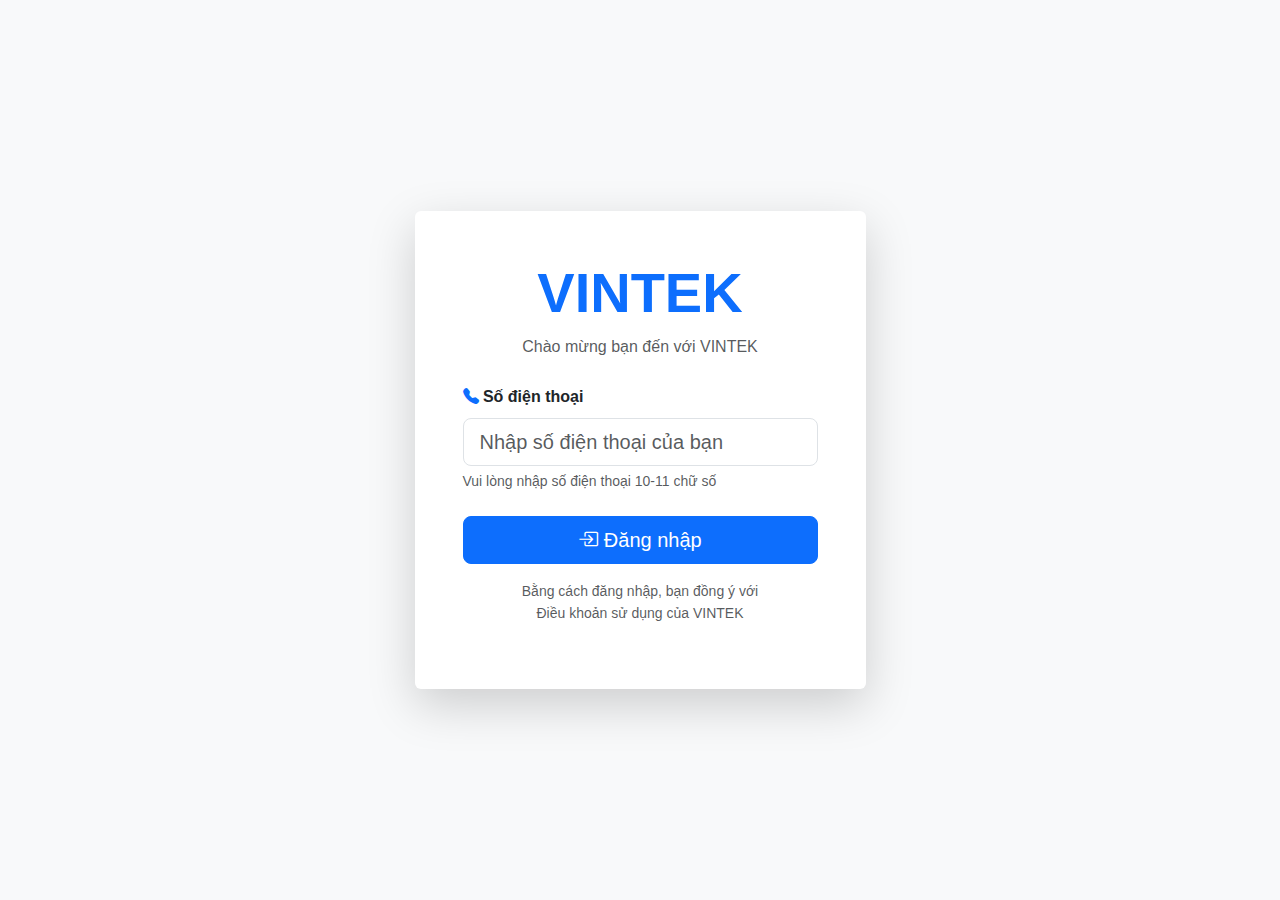
<file: index.html>
<!DOCTYPE html>
<html lang="vi">
<head>
    <meta charset="UTF-8">
    <meta name="viewport" content="width=device-width, initial-scale=1.0">
    <title>Đăng nhập - VINTEK</title>
    <link href="https://cdn.jsdelivr.net/npm/bootstrap@5.3.0/dist/css/bootstrap.min.css" rel="stylesheet">
    <link rel="stylesheet" href="https://cdn.jsdelivr.net/npm/bootstrap-icons@1.11.0/font/bootstrap-icons.css">
    <link rel="stylesheet" href="css/style.css">
</head>
<body class="bg-light">
    <div class="container">
        <div class="row justify-content-center align-items-center min-vh-100">
            <div class="col-md-5">
                <div class="card shadow-lg border-0">
                    <div class="card-body p-5">
                        <div class="text-center mb-4">
                            <h1 class="display-4 fw-bold text-primary">VINTEK</h1>
                            <p class="text-muted">Chào mừng bạn đến với VINTEK</p>
                        </div>
                        
                        <form id="loginForm">
                            <div class="mb-4">
                                <label for="phoneNumber" class="form-label fw-semibold">
                                    <i class="bi bi-telephone-fill text-primary"></i> Số điện thoại
                                </label>
                                <input type="tel" class="form-control form-control-lg" id="phoneNumber" 
                                       placeholder="Nhập số điện thoại của bạn" required 
                                       pattern="[0-9]{10,11}" maxlength="11">
                                <div class="form-text">Vui lòng nhập số điện thoại 10-11 chữ số</div>
                            </div>
                            
                            <button type="submit" class="btn btn-primary btn-lg w-100 mb-3">
                                <i class="bi bi-box-arrow-in-right"></i> Đăng nhập
                            </button>
                            
                            <div class="text-center text-muted small">
                                <p class="mb-0">Bằng cách đăng nhập, bạn đồng ý với</p>
                                <p>Điều khoản sử dụng của VINTEK</p>
                            </div>
                        </form>
                    </div>
                </div>
            </div>
        </div>
    </div>

    <script src="https://cdn.jsdelivr.net/npm/bootstrap@5.3.0/dist/js/bootstrap.bundle.min.js"></script>
    <script src="js/auth.js"></script>
</body>
</html>
</file>
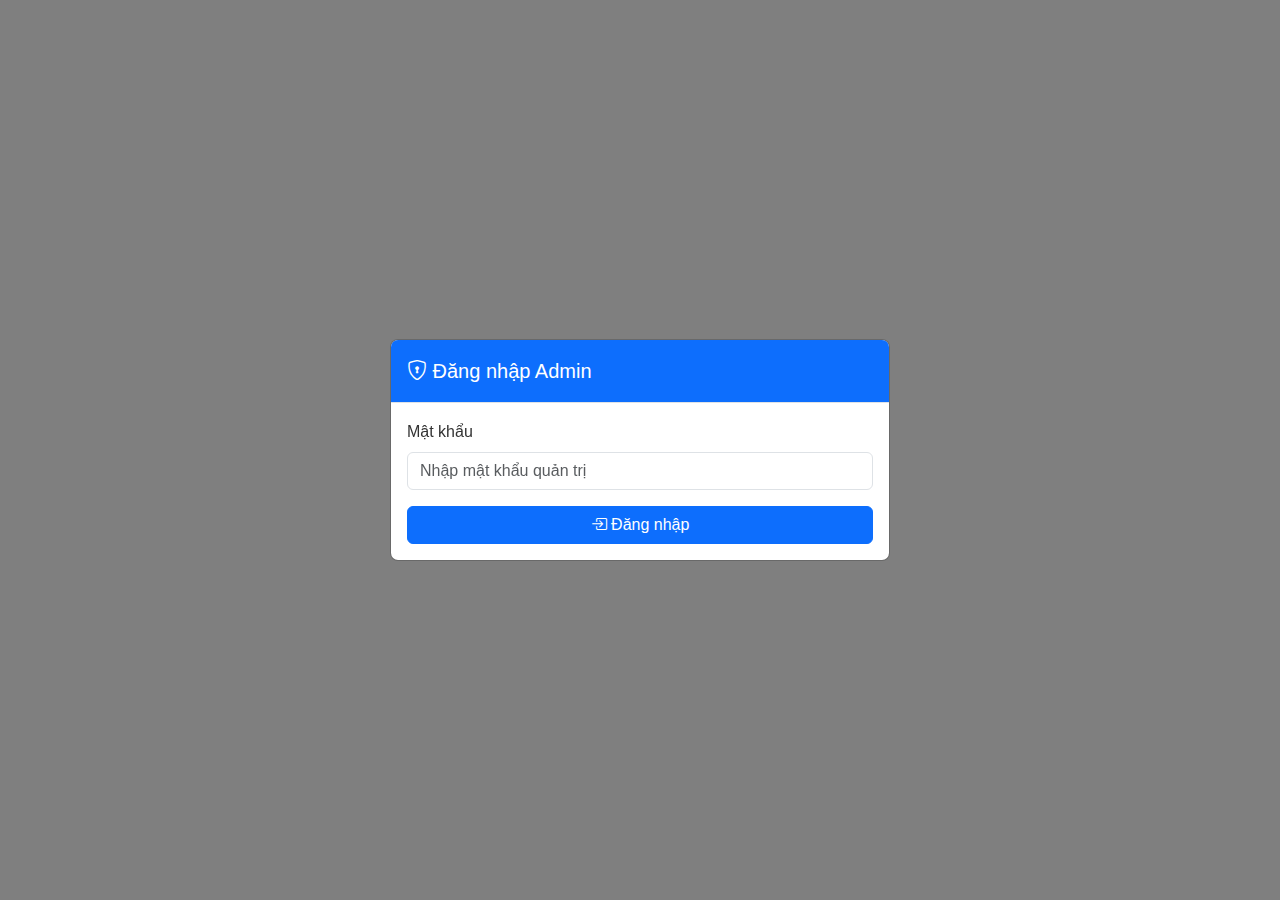
<file: admin.html>
<!DOCTYPE html>
<html lang="vi">
<head>
    <meta charset="UTF-8">
    <meta name="viewport" content="width=device-width, initial-scale=1.0">
    <title>Quản trị - VINTEK</title>
    <link href="https://cdn.jsdelivr.net/npm/bootstrap@5.3.0/dist/css/bootstrap.min.css" rel="stylesheet">
    <link rel="stylesheet" href="https://cdn.jsdelivr.net/npm/bootstrap-icons@1.11.0/font/bootstrap-icons.css">
    <link rel="stylesheet" href="css/style.css">
</head>
<body>
    <!-- Login Modal -->
    <div class="modal fade" id="adminLoginModal" data-bs-backdrop="static" data-bs-keyboard="false" tabindex="-1">
        <div class="modal-dialog modal-dialog-centered">
            <div class="modal-content">
                <div class="modal-header bg-primary text-white">
                    <h5 class="modal-title"><i class="bi bi-shield-lock"></i> Đăng nhập Admin</h5>
                </div>
                <div class="modal-body">
                    <form id="adminLoginForm">
                        <div class="mb-3">
                            <label class="form-label">Mật khẩu</label>
                            <input type="password" class="form-control" id="adminPassword" required 
                                   placeholder="Nhập mật khẩu quản trị">
                        </div>
                        <button type="submit" class="btn btn-primary w-100">
                            <i class="bi bi-box-arrow-in-right"></i> Đăng nhập
                        </button>
                    </form>
                </div>
            </div>
        </div>
    </div>

    <!-- Admin Panel -->
    <div id="adminPanel" style="display: none;">
        <div class="row g-0">
            <!-- Sidebar -->
            <div class="col-md-2 admin-sidebar">
                <div class="p-4">
                    <h4 class="text-white mb-4"><i class="bi bi-shield-check"></i> Admin</h4>
                    <div class="admin-menu-item active" onclick="showTab('orders')">
                        <i class="bi bi-box-seam"></i> Đơn hàng
                    </div>
                    <div class="admin-menu-item" onclick="showTab('products')">
                        <i class="bi bi-bag"></i> Sản phẩm
                    </div>
                    <div class="admin-menu-item" onclick="showTab('news')">
                        <i class="bi bi-newspaper"></i> Bài viết
                    </div>
                    <div class="admin-menu-item" onclick="showTab('vouchers')">
                        <i class="bi bi-ticket-perforated"></i> Mã giảm giá
                    </div>
                    <div class="admin-menu-item" onclick="showTab('customers')">
                        <i class="bi bi-people"></i> Khách hàng
                    </div>
                    <div class="admin-menu-item" onclick="showTab('settings')">
                        <i class="bi bi-gear"></i> Cài đặt
                    </div>
                    <hr class="bg-light">
                    <div class="admin-menu-item" onclick="adminLogout()">
                        <i class="bi bi-box-arrow-left"></i> Đăng xuất
                    </div>
                </div>
            </div>

            <!-- Main Content -->
            <div class="col-md-10">
                <div class="p-4">
                    <!-- Orders Tab -->
                    <div id="ordersTab" class="admin-tab">
                        <div class="d-flex justify-content-between align-items-center mb-4">
                            <h3><i class="bi bi-box-seam"></i> Quản Lý Đơn Hàng</h3>
                        </div>
                        <div class="card shadow-sm">
                            <div class="card-body">
                                <div class="table-responsive">
                                    <table class="table table-hover">
                                        <thead class="table-light">
                                            <tr>
                                                <th>Mã đơn</th>
                                                <th>Khách hàng</th>
                                                <th>Tổng tiền</th>
                                                <th>Thanh toán</th>
                                                <th>Trạng thái</th>
                                                <th>Ngày đặt</th>
                                                <th>Thao tác</th>
                                            </tr>
                                        </thead>
                                        <tbody id="ordersTableBody"></tbody>
                                    </table>
                                </div>
                            </div>
                        </div>
                    </div>

                    <!-- Products Tab -->
                    <div id="productsTab" class="admin-tab" style="display: none;">
                        <div class="d-flex justify-content-between align-items-center mb-4">
                            <h3><i class="bi bi-bag"></i> Quản Lý Sản Phẩm</h3>
                            <button class="btn btn-primary" onclick="showProductForm()">
                                <i class="bi bi-plus-circle"></i> Thêm sản phẩm
                            </button>
                        </div>
                        <div id="productsList" class="row g-3"></div>
                    </div>

                    <!-- News Tab -->
                    <div id="newsTab" class="admin-tab" style="display: none;">
                        <div class="d-flex justify-content-between align-items-center mb-4">
                            <h3><i class="bi bi-newspaper"></i> Quản Lý Bài Viết</h3>
                            <button class="btn btn-primary" onclick="showNewsForm()">
                                <i class="bi bi-plus-circle"></i> Thêm bài viết
                            </button>
                        </div>
                        <div id="newsList" class="row g-3"></div>
                    </div>

                    <!-- Vouchers Tab -->
                    <div id="vouchersTab" class="admin-tab" style="display: none;">
                        <div class="d-flex justify-content-between align-items-center mb-4">
                            <h3><i class="bi bi-ticket-perforated"></i> Quản Lý Mã Giảm Giá</h3>
                            <button class="btn btn-primary" onclick="showVoucherForm()">
                                <i class="bi bi-plus-circle"></i> Tạo voucher
                            </button>
                        </div>
                        <div class="card shadow-sm">
                            <div class="card-body">
                                <div id="vouchersList"></div>
                            </div>
                        </div>
                    </div>

                    <!-- Customers Tab -->
                    <div id="customersTab" class="admin-tab" style="display: none;">
                        <h3 class="mb-4"><i class="bi bi-people"></i> Danh Sách Khách Hàng</h3>
                        <div class="card shadow-sm">
                            <div class="card-body">
                                <div class="table-responsive">
                                    <table class="table table-hover">
                                        <thead class="table-light">
                                            <tr>
                                                <th>Số điện thoại</th>
                                                <th>Họ tên</th>
                                                <th>Tổng đơn</th>
                                                <th>Tổng sản phẩm</th>
                                                <th>Tổng chi tiêu</th>
                                            </tr>
                                        </thead>
                                        <tbody id="customersTableBody"></tbody>
                                    </table>
                                </div>
                            </div>
                        </div>
                    </div>

                    <!-- Settings Tab -->
                    <div id="settingsTab" class="admin-tab" style="display: none;">
                        <h3 class="mb-4"><i class="bi bi-gear"></i> Cài Đặt Hệ Thống</h3>
                        <div class="row">
                            <div class="col-md-6">
                                <div class="card shadow-sm mb-3">
                                    <div class="card-body">
                                        <h5 class="card-title">Cài đặt thanh toán</h5>
                                        <form id="paymentSettingsForm">
                                            <div class="mb-3">
                                                <label class="form-label">Giảm giá chuyển khoản (%)</label>
                                                <input type="number" class="form-control" id="bankDiscountPercent" 
                                                       value="3" min="0" max="100" step="1">
                                                <small class="text-muted">Giảm % khi khách chọn chuyển khoản</small>
                                            </div>
                                            <div class="mb-3">
                                                <label class="form-label">Phí vận chuyển (VNĐ)</label>
                                                <input type="number" class="form-control" id="shippingFee" 
                                                       value="30000" min="0" step="1000">
                                                <small class="text-muted">Phí ship mặc định</small>
                                            </div>
                                            <div class="mb-3">
                                                <label class="form-label">Miễn ship từ (số sản phẩm)</label>
                                                <input type="number" class="form-control" id="freeShipThreshold" 
                                                       value="10" min="1" step="1">
                                                <small class="text-muted">Miễn phí ship khi đủ số lượng</small>
                                            </div>
                                        </form>
                                    </div>
                                </div>
                            </div>
                            <div class="col-md-6">
                                <div class="card shadow-sm mb-3">
                                    <div class="card-body">
                                        <h5 class="card-title">Thông tin ngân hàng</h5>
                                        <form id="bankSettingsForm">
                                            <div class="mb-3">
                                                <label class="form-label">Tên ngân hàng</label>
                                                <input type="text" class="form-control" id="bankName" 
                                                       value="MB Bank">
                                            </div>
                                            <div class="mb-3">
                                                <label class="form-label">Số tài khoản</label>
                                                <input type="text" class="form-control" id="bankAccount" 
                                                       value="0123456789">
                                            </div>
                                            <div class="mb-3">
                                                <label class="form-label">Chủ tài khoản</label>
                                                <input type="text" class="form-control" id="bankAccountName" 
                                                       value="CONG TY VINTEK">
                                            </div>
                                        </form>
                                    </div>
                                </div>
                            </div>
                        </div>
                        
                        <!-- Save Button -->
                        <div class="row">
                            <div class="col-12">
                                <div class="alert alert-info">
                                    <i class="bi bi-info-circle"></i> 
                                    <strong>Lưu ý:</strong> Sau khi thay đổi cài đặt, nhớ click nút "Lưu cài đặt" bên dưới.
                                </div>
                                <button class="btn btn-primary btn-lg" onclick="saveSettings()">
                                    <i class="bi bi-check-circle"></i> Lưu Cài Đặt
                                </button>
                                <button class="btn btn-outline-secondary btn-lg ms-2" onclick="resetSettings()">
                                    <i class="bi bi-arrow-clockwise"></i> Khôi Phục Mặc Định
                                </button>
                            </div>
                        </div>
                    </div>
                </div>
            </div>
        </div>
    </div>

    <!-- Order Detail Modal -->
    <div class="modal fade" id="orderDetailModal" tabindex="-1">
        <div class="modal-dialog modal-lg">
            <div class="modal-content">
                <div class="modal-header">
                    <h5 class="modal-title"><i class="bi bi-receipt"></i> Chi Tiết Đơn Hàng</h5>
                    <button type="button" class="btn-close" data-bs-dismiss="modal"></button>
                </div>
                <div class="modal-body" id="adminOrderDetailContent"></div>
            </div>
        </div>
    </div>

    <script src="https://cdn.jsdelivr.net/npm/bootstrap@5.3.0/dist/js/bootstrap.bundle.min.js"></script>
    <script src="js/admin.js"></script>
</body>
</html>
</file>
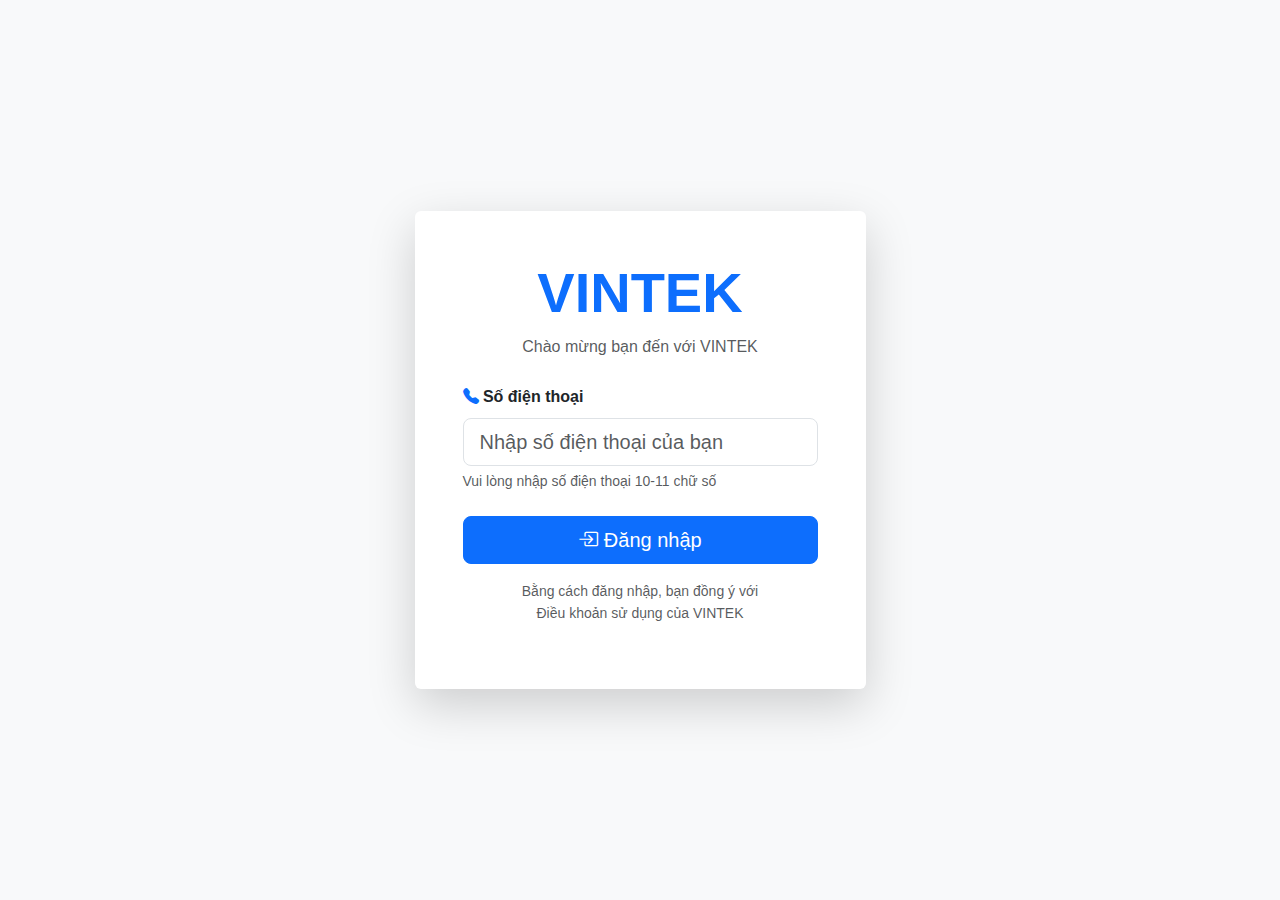
<file: cart.html>
<!DOCTYPE html>
<html lang="vi">
  <head>
    <meta charset="UTF-8" />
    <meta name="viewport" content="width=device-width, initial-scale=1.0" />
    <title>Giỏ hàng - VINTEK</title>
    <link
      href="https://cdn.jsdelivr.net/npm/bootstrap@5.3.0/dist/css/bootstrap.min.css"
      rel="stylesheet"
    />
    <link
      rel="stylesheet"
      href="https://cdn.jsdelivr.net/npm/bootstrap-icons@1.11.0/font/bootstrap-icons.css"
    />
    <link rel="stylesheet" href="css/style.css" />
  </head>
  <body>
    <!-- Navbar -->
    <nav class="navbar navbar-expand-lg navbar-light bg-white sticky-top">
      <div class="container">
        <a class="navbar-brand text-primary" href="home.html">
          <i class="bi bi-building"></i> VINTEK
        </a>
        <button
          class="navbar-toggler"
          type="button"
          data-bs-toggle="collapse"
          data-bs-target="#navbarNav"
        >
          <span class="navbar-toggler-icon"></span>
        </button>
        <div class="collapse navbar-collapse" id="navbarNav">
          <ul class="navbar-nav ms-auto">
            <li class="nav-item">
              <a class="nav-link" href="home.html">Trang chủ</a>
            </li>
            <li class="nav-item">
              <a class="nav-link" href="products.html">Sản phẩm</a>
            </li>
            <li class="nav-item">
              <!-- <a class="nav-link" href="news.html">Tin tức</a> -->
            </li>
            <li class="nav-item position-relative">
              <a class="nav-link" href="cart.html">
                <i class="bi bi-cart3 fs-5"></i>
                <span class="cart-badge" id="cartCount">0</span>
              </a>
            </li>
            <li class="nav-item dropdown">
              <a
                class="nav-link dropdown-toggle"
                href="#"
                id="userDropdown"
                role="button"
                data-bs-toggle="dropdown"
                aria-expanded="false"
              >
                <i class="bi bi-person-circle"></i> <span id="userPhone"></span>
              </a>
              <ul
                class="dropdown-menu dropdown-menu-end"
                aria-labelledby="userDropdown"
              >
                <li>
                  <a class="dropdown-item" href="orders.html">
                    <i class="bi bi-box-seam"></i> Đơn hàng của tôi
                  </a>
                </li>
                <li><hr class="dropdown-divider" /></li>
                <li>
                  <a
                    class="dropdown-item text-danger"
                    href="#"
                    onclick="logout()"
                  >
                    <i class="bi bi-box-arrow-right"></i> Đăng xuất
                  </a>
                </li>
              </ul>
            </li>
          </ul>
        </div>
      </div>
    </nav>

    <!-- Page Header -->
    <section class="bg-primary text-white py-4">
      <div class="container">
        <h1 class="h3 fw-bold mb-0">
          <i class="bi bi-cart3"></i> Giỏ Hàng Của Bạn
        </h1>
      </div>
    </section>

    <!-- Cart Content -->
    <section class="py-5">
      <div class="container">
        <div class="row">
          <!-- Cart Items -->
          <div class="col-lg-8">
            <div class="card shadow-sm">
              <div class="card-body">
                <div id="cartItems">
                  <!-- Cart items will be loaded here -->
                </div>

                <!-- Empty Cart State -->
                <div
                  id="emptyCart"
                  style="display: none"
                  class="text-center py-5"
                >
                  <i class="bi bi-cart-x fs-1 text-muted"></i>
                  <h4 class="mt-3">Giỏ hàng trống</h4>
                  <p class="text-muted">Hãy thêm sản phẩm vào giỏ hàng</p>
                  <a href="products.html" class="btn btn-primary mt-3">
                    <i class="bi bi-bag"></i> Mua sắm ngay
                  </a>
                </div>
              </div>
            </div>
          </div>

          <!-- Order Summary -->
          <div class="col-lg-4">
            <div
              class="card shadow-sm"
              id="orderSummaryCard"
              style="display: none"
            >
              <div class="card-body">
                <h5 class="card-title fw-bold mb-4">Tổng đơn hàng</h5>

                <div class="summary-item">
                  <span>Tạm tính:</span>
                  <span id="subtotal">0đ</span>
                </div>

                <div class="summary-item">
                  <span>Phí vận chuyển:</span>
                  <span id="shippingFee">30,000đ</span>
                </div>

                <div class="summary-item border-0">
                  <span class="fw-bold fs-5">Tổng cộng:</span>
                  <span class="summary-total" id="total">0đ</span>
                </div>

                <div class="alert alert-info small" id="freeShipNotice">
                  <i class="bi bi-info-circle"></i>
                  Mua thêm <span id="remainingAmount"></span> để được miễn phí
                  ship!
                </div>

                <div class="d-grid gap-2 mt-4">
                  <a href="checkout.html" class="btn btn-primary btn-lg">
                    <i class="bi bi-credit-card"></i> Thanh toán
                  </a>
                  <a href="products.html" class="btn btn-outline-secondary">
                    <i class="bi bi-arrow-left"></i> Tiếp tục mua sắm
                  </a>
                </div>
              </div>
            </div>
          </div>
        </div>
      </div>
    </section>

    <!-- Footer -->
    <footer class="footer">
      <div class="container">
        <div class="row">
          <div class="col-md-4 mb-4">
            <h5><i class="bi bi-building"></i> VINTEK</h5>
            <p class="text-white">
              Chuyên cung cấp phụ gia xây dựng Phân phối toàn quốc - sỉ lẻ giá
              tốt nhất thị trường. Tuyển đại lý - chiết khấu cao- hỗ trợ vận
              chuyển nhanh
            </p>
          </div>
          <div class="col-md-4 mb-4">
            <h5>Liên kết</h5>
            <ul class="list-unstyled">
              <li><a href="home.html">Trang chủ</a></li>
              <li><a href="products.html">Sản phẩm</a></li>
              <!-- <li><a href="news.html">Tin tức</a></li> -->
              <li><a href="orders.html">Đơn hàng của bạn</a></li>
            </ul>
          </div>
          <div class="col-md-4 mb-4">
            <h5>Liên hệ</h5>
            <p><i class="bi bi-telephone"></i> 098 206 1314</p>
            <p><i class="bi bi-envelope"></i> thismyloveforever@gmail.com</p>
            <p><i class="bi bi-geo-alt"></i> Hà Nội, Việt Nam</p>
          </div>
        </div>
        <hr class="bg-light" />
        <div class="text-center">
          <p class="mb-0">&copy; 2021 VINTEK. All rights reserved.</p>
        </div>
      </div>
    </footer>

    <script src="https://cdn.jsdelivr.net/npm/bootstrap@5.3.0/dist/js/bootstrap.bundle.min.js"></script>
    <script src="js/auth.js"></script>
    <script src="js/cart.js"></script>
    <script src="js/cart-page.js"></script>
    <script src="js/common.js"></script>
    <script>
      // Gọi displayUserPhone khi trang load
      document.addEventListener("DOMContentLoaded", function () {
        displayUserPhone();
      });
    </script>
    <script src="js/notification.js"></script>
  </body>
</html>
</file>
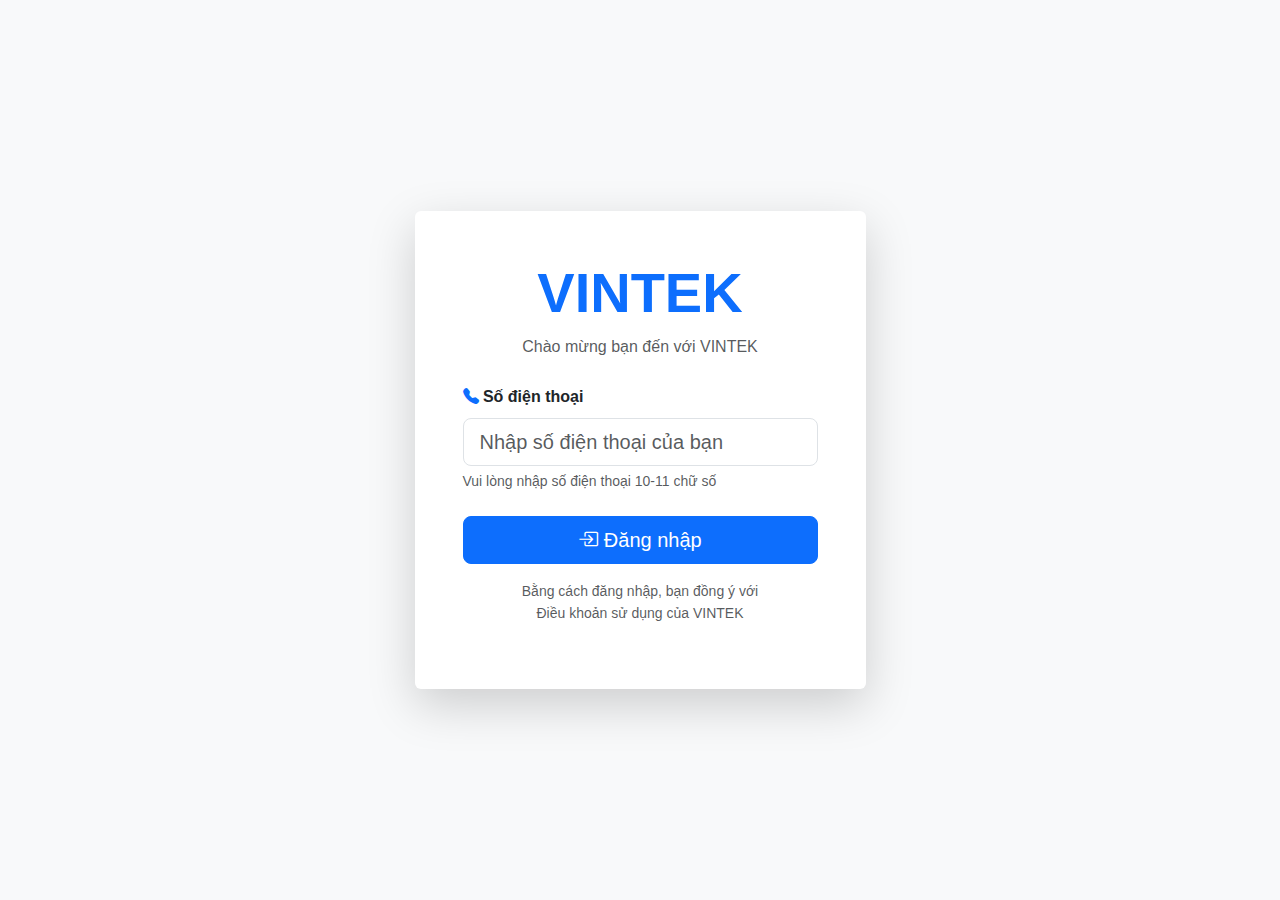
<file: news-detail.html>
<!DOCTYPE html>
<html lang="vi">
<head>
    <meta charset="UTF-8">
    <meta name="viewport" content="width=device-width, initial-scale=1.0">
    <title>Chi tiết tin tức - VINTEK</title>
    <link href="https://cdn.jsdelivr.net/npm/bootstrap@5.3.0/dist/css/bootstrap.min.css" rel="stylesheet">
    <link rel="stylesheet" href="https://cdn.jsdelivr.net/npm/bootstrap-icons@1.11.0/font/bootstrap-icons.css">
    <link rel="stylesheet" href="css/style.css">
</head>
<body>
    <!-- Navbar -->
    <nav class="navbar navbar-expand-lg navbar-light bg-white sticky-top">
    <div class="container">
        <a class="navbar-brand text-primary" href="home.html">
            <i class="bi bi-building"></i> VINTEK
        </a>
        <button class="navbar-toggler" type="button" data-bs-toggle="collapse" data-bs-target="#navbarNav">
            <span class="navbar-toggler-icon"></span>
        </button>
        <div class="collapse navbar-collapse" id="navbarNav">
            <ul class="navbar-nav ms-auto">
                <li class="nav-item">
                    <a class="nav-link" href="home.html">Trang chủ</a>
                </li>
                <li class="nav-item">
                    <a class="nav-link" href="products.html">Sản phẩm</a>
                </li>
                <li class="nav-item">
                    <a class="nav-link" href="news.html">Tin tức</a>
                </li>
                <li class="nav-item position-relative">
                    <a class="nav-link" href="cart.html">
                        <i class="bi bi-cart3 fs-5"></i>
                        <span class="cart-badge" id="cartCount">0</span>
                    </a>
                </li>
                <li class="nav-item dropdown">
                    <a class="nav-link dropdown-toggle" href="#" id="userDropdown" role="button" 
                       data-bs-toggle="dropdown" aria-expanded="false">
                        <i class="bi bi-person-circle"></i> <span id="userPhone"></span>
                    </a>
                    <ul class="dropdown-menu dropdown-menu-end" aria-labelledby="userDropdown">
                        <li><a class="dropdown-item" href="orders.html">
                            <i class="bi bi-box-seam"></i> Đơn hàng của tôi
                        </a></li>
                        <li><hr class="dropdown-divider"></li>
                        <li><a class="dropdown-item text-danger" href="#" onclick="logout()">
                            <i class="bi bi-box-arrow-right"></i> Đăng xuất
                        </a></li>
                    </ul>
                </li>
            </ul>
        </div>
    </div>
</nav>

    <!-- Breadcrumb -->
    <section class="bg-light py-3">
        <div class="container">
            <nav aria-label="breadcrumb">
                <ol class="breadcrumb mb-0">
                    <li class="breadcrumb-item"><a href="home.html">Trang chủ</a></li>
                    <li class="breadcrumb-item"><a href="news.html">Tin tức</a></li>
                    <li class="breadcrumb-item active" id="breadcrumbNews">Chi tiết</li>
                </ol>
            </nav>
        </div>
    </section>

    <!-- News Detail -->
    <section class="py-5">
        <div class="container">
            <div class="row">
                <!-- Article Content -->
                <div class="col-lg-8">
                    <article>
                        <h1 id="newsTitle" class="display-5 fw-bold mb-3"></h1>
                        
                        <div class="d-flex justify-content-between align-items-center mb-4 text-muted">
                            <span><i class="bi bi-person-circle"></i> <span id="newsAuthor"></span></span>
                            <span><i class="bi bi-calendar3"></i> <span id="newsDate"></span></span>
                        </div>
                        
                        <img id="newsThumbnail" src="" class="img-fluid rounded mb-4 w-100" alt="" style="max-height: 500px; object-fit: cover;">
                        
                        <div id="newsContent" class="article-content">
                            <!-- Content will be loaded here -->
                        </div>
                    </article>

                    <hr class="my-5">

                    <!-- Share Section -->
                    <div class="d-flex align-items-center gap-3 mb-4">
                        <strong>Chia sẻ:</strong>
                        <button class="btn btn-sm btn-outline-primary">
                            <i class="bi bi-facebook"></i> Facebook
                        </button>
                        <button class="btn btn-sm btn-outline-info">
                            <i class="bi bi-twitter"></i> Twitter
                        </button>
                        <button class="btn btn-sm btn-outline-success">
                            <i class="bi bi-whatsapp"></i> WhatsApp
                        </button>
                    </div>
                </div>

                <!-- Sidebar -->
                <div class="col-lg-4">
                    <!-- Related Products -->
                    <div class="card shadow-sm mb-4">
                        <div class="card-header bg-primary text-white">
                            <h5 class="mb-0"><i class="bi bi-box-seam"></i> Sản phẩm liên quan</h5>
                        </div>
                        <div class="card-body">
                            <div id="relatedProducts">
                                <!-- Related products will be loaded here -->
                            </div>
                        </div>
                    </div>

                    <!-- Latest News -->
                    <div class="card shadow-sm">
                        <div class="card-header bg-secondary text-white">
                            <h5 class="mb-0"><i class="bi bi-newspaper"></i> Tin tức mới nhất</h5>
                        </div>
                        <div class="card-body">
                            <div id="latestNews">
                                <!-- Latest news will be loaded here -->
                            </div>
                        </div>
                    </div>
                </div>
            </div>
        </div>
    </section>

    <!-- Footer -->
    <footer class="footer">
        <div class="container">
            <div class="row">
                <div class="col-md-4 mb-4">
                    <h5><i class="bi bi-building"></i> VINTEK</h5>
                    <p class="text-muted">Nhà cung cấp vật liệu xây dựng chất lượng cao</p>
                </div>
                <div class="col-md-4 mb-4">
                    <h5>Liên kết</h5>
                    <ul class="list-unstyled">
                        <li><a href="home.html">Trang chủ</a></li>
                        <li><a href="products.html">Sản phẩm</a></li>
                        <li><a href="news.html">Tin tức</a></li>
                        <li><a href="orders.html">Đơn hàng</a></li>
                    </ul>
                </div>
                <div class="col-md-4 mb-4">
                    <h5>Liên hệ</h5>
                    <p><i class="bi bi-telephone"></i> 1900 xxxx</p>
                    <p><i class="bi bi-envelope"></i> info@vintek.vn</p>
                    <p><i class="bi bi-geo-alt"></i> Hà Nội, Việt Nam</p>
                </div>
            </div>
            <hr class="bg-light">
            <div class="text-center">
                <p class="mb-0">&copy; 2024 VINTEK. All rights reserved.</p>
            </div>
        </div>
    </footer>

    <script src="https://cdn.jsdelivr.net/npm/bootstrap@5.3.0/dist/js/bootstrap.bundle.min.js"></script>
    <script src="js/auth.js"></script>
    <script src="js/cart.js"></script>
    <script src="js/news.js"></script>
    <script src="js/news-detail.js"></script>
    <script src="js/common.js"></script>
<script>
    // Gọi displayUserPhone khi trang load
    document.addEventListener('DOMContentLoaded', function() {
        displayUserPhone();
    });
</script>
</body>
</html>
</file>
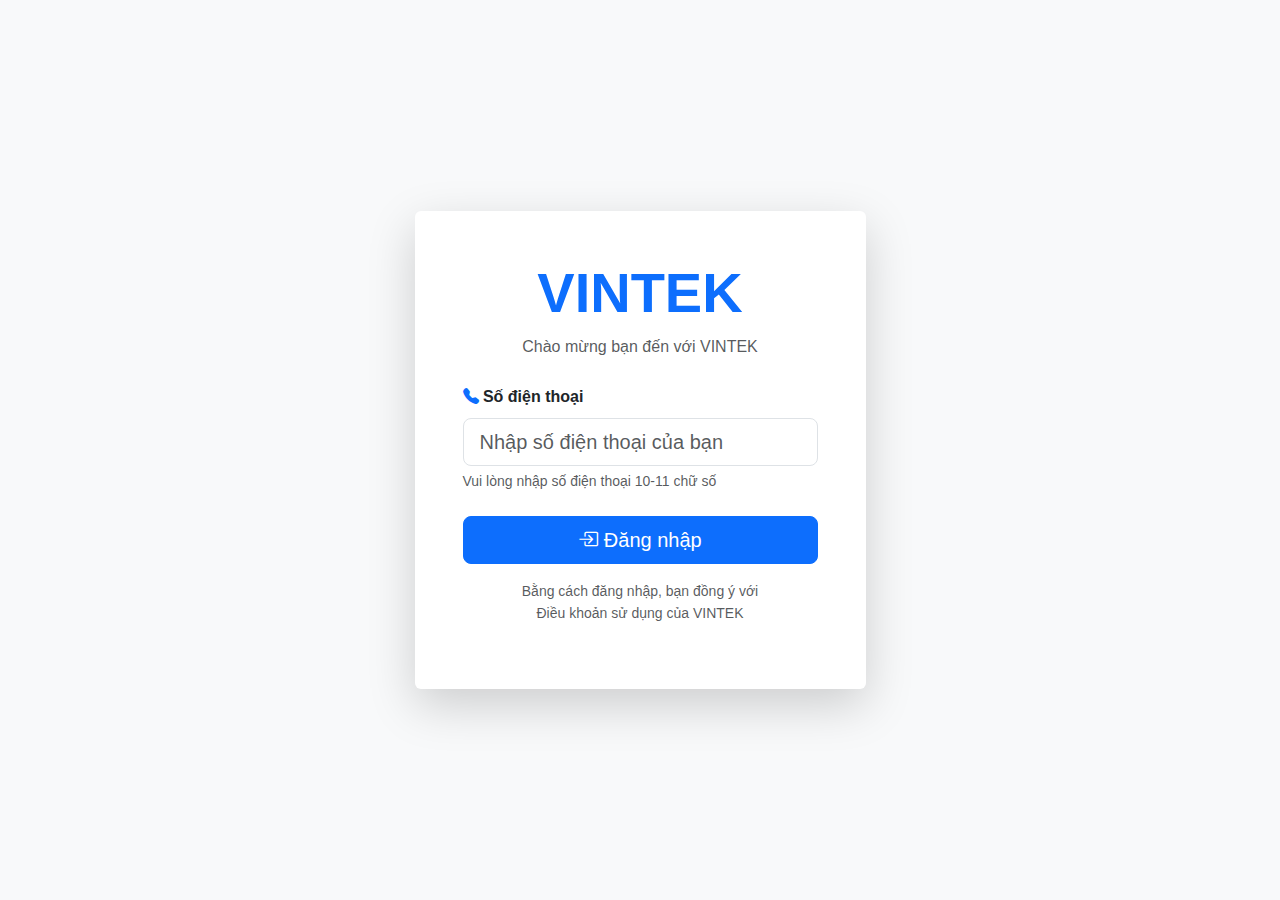
<file: news.html>
<!DOCTYPE html>
<html lang="vi">
<head>
    <meta charset="UTF-8">
    <meta name="viewport" content="width=device-width, initial-scale=1.0">
    <title>Tin tức - VINTEK</title>
    <link href="https://cdn.jsdelivr.net/npm/bootstrap@5.3.0/dist/css/bootstrap.min.css" rel="stylesheet">
    <link rel="stylesheet" href="https://cdn.jsdelivr.net/npm/bootstrap-icons@1.11.0/font/bootstrap-icons.css">
    <link rel="stylesheet" href="css/style.css">
</head>
<body>
    <!-- Navbar -->
    <nav class="navbar navbar-expand-lg navbar-light bg-white sticky-top">
    <div class="container">
        <a class="navbar-brand text-primary" href="home.html">
            <i class="bi bi-building"></i> VINTEK
        </a>
        <button class="navbar-toggler" type="button" data-bs-toggle="collapse" data-bs-target="#navbarNav">
            <span class="navbar-toggler-icon"></span>
        </button>
        <div class="collapse navbar-collapse" id="navbarNav">
            <ul class="navbar-nav ms-auto">
                <li class="nav-item">
                    <a class="nav-link" href="home.html">Trang chủ</a>
                </li>
                <li class="nav-item">
                    <a class="nav-link" href="products.html">Sản phẩm</a>
                </li>
                <li class="nav-item">
                    <a class="nav-link" href="news.html">Tin tức</a>
                </li>
                <li class="nav-item position-relative">
                    <a class="nav-link" href="cart.html">
                        <i class="bi bi-cart3 fs-5"></i>
                        <span class="cart-badge" id="cartCount">0</span>
                    </a>
                </li>
                <li class="nav-item dropdown">
                    <a class="nav-link dropdown-toggle" href="#" id="userDropdown" role="button" 
                       data-bs-toggle="dropdown" aria-expanded="false">
                        <i class="bi bi-person-circle"></i> <span id="userPhone"></span>
                    </a>
                    <ul class="dropdown-menu dropdown-menu-end" aria-labelledby="userDropdown">
                        <li><a class="dropdown-item" href="orders.html">
                            <i class="bi bi-box-seam"></i> Đơn hàng của tôi
                        </a></li>
                        <li><hr class="dropdown-divider"></li>
                        <li><a class="dropdown-item text-danger" href="#" onclick="logout()">
                            <i class="bi bi-box-arrow-right"></i> Đăng xuất
                        </a></li>
                    </ul>
                </li>
            </ul>
        </div>
    </div>
</nav>

    <!-- Page Header -->
    <section class="bg-primary text-white py-5">
        <div class="container">
            <h1 class="display-4 fw-bold">Tin Tức & Kiến Thức</h1>
            <p class="lead">Cập nhật thông tin mới nhất về vật liệu xây dựng</p>
        </div>
    </section>

    <!-- News List -->
    <section class="py-5">
        <div class="container">
            <div id="newsList" class="row g-4">
                <!-- News will be loaded here -->
            </div>
        </div>
    </section>

    <!-- Footer -->
    <footer class="footer">
        <div class="container">
            <div class="row">
                <div class="col-md-4 mb-4">
                    <h5><i class="bi bi-building"></i> VINTEK</h5>
                    <p class="text-muted">Nhà cung cấp vật liệu xây dựng chất lượng cao</p>
                </div>
                <div class="col-md-4 mb-4">
                    <h5>Liên kết</h5>
                    <ul class="list-unstyled">
                        <li><a href="home.html">Trang chủ</a></li>
                        <li><a href="products.html">Sản phẩm</a></li>
                        <li><a href="news.html">Tin tức</a></li>
                        <li><a href="orders.html">Đơn hàng</a></li>
                    </ul>
                </div>
                <div class="col-md-4 mb-4">
                    <h5>Liên hệ</h5>
                    <p><i class="bi bi-telephone"></i> 1900 xxxx</p>
                    <p><i class="bi bi-envelope"></i> info@vintek.vn</p>
                    <p><i class="bi bi-geo-alt"></i> Hà Nội, Việt Nam</p>
                </div>
            </div>
            <hr class="bg-light">
            <div class="text-center">
                <p class="mb-0">&copy; 2024 VINTEK. All rights reserved.</p>
            </div>
        </div>
    </footer>

    <script src="https://cdn.jsdelivr.net/npm/bootstrap@5.3.0/dist/js/bootstrap.bundle.min.js"></script>
    <script src="js/auth.js"></script>
    <script src="js/cart.js"></script>
    <script src="js/news.js"></script>
    <script src="js/common.js"></script>
<script>
    // Gọi displayUserPhone khi trang load
    document.addEventListener('DOMContentLoaded', function() {
        displayUserPhone();
    });
</script>
</body>
</html>
</file>
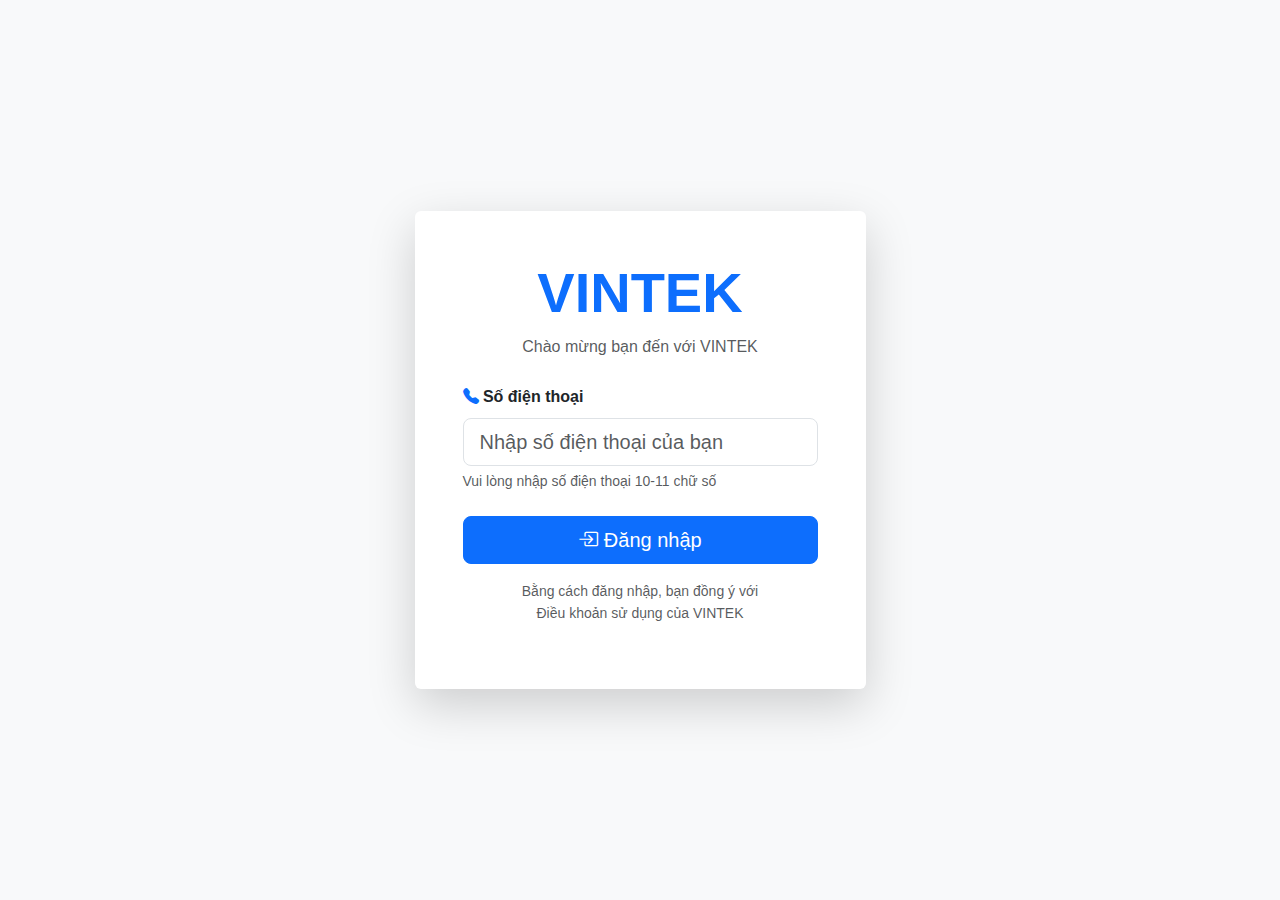
<file: orders.html>
<!DOCTYPE html>
<html lang="vi">
<head>
    <meta charset="UTF-8">
    <meta name="viewport" content="width=device-width, initial-scale=1.0">
    <title>Đơn hàng của tôi - VINTEK</title>
    <link href="https://cdn.jsdelivr.net/npm/bootstrap@5.3.0/dist/css/bootstrap.min.css" rel="stylesheet">
    <link rel="stylesheet" href="https://cdn.jsdelivr.net/npm/bootstrap-icons@1.11.0/font/bootstrap-icons.css">
    <link rel="stylesheet" href="css/style.css">
</head>
<body>
    <!-- Navbar -->
    <nav class="navbar navbar-expand-lg navbar-light bg-white sticky-top">
    <div class="container">
        <a class="navbar-brand text-primary" href="home.html">
            <i class="bi bi-building"></i> VINTEK
        </a>
        <button class="navbar-toggler" type="button" data-bs-toggle="collapse" data-bs-target="#navbarNav">
            <span class="navbar-toggler-icon"></span>
        </button>
        <div class="collapse navbar-collapse" id="navbarNav">
            <ul class="navbar-nav ms-auto">
                <li class="nav-item">
                    <a class="nav-link" href="home.html">Trang chủ</a>
                </li>
                <li class="nav-item">
                    <a class="nav-link" href="products.html">Sản phẩm</a>
                </li>
                <li class="nav-item">
                    <a class="nav-link" href="news.html">Tin tức</a>
                </li>
                <li class="nav-item position-relative">
                    <a class="nav-link" href="cart.html">
                        <i class="bi bi-cart3 fs-5"></i>
                        <span class="cart-badge" id="cartCount">0</span>
                    </a>
                </li>
                <li class="nav-item dropdown">
                    <a class="nav-link dropdown-toggle" href="#" id="userDropdown" role="button" 
                       data-bs-toggle="dropdown" aria-expanded="false">
                        <i class="bi bi-person-circle"></i> <span id="userPhone"></span>
                    </a>
                    <ul class="dropdown-menu dropdown-menu-end" aria-labelledby="userDropdown">
                        <li><a class="dropdown-item" href="orders.html">
                            <i class="bi bi-box-seam"></i> Đơn hàng của tôi
                        </a></li>
                        <li><hr class="dropdown-divider"></li>
                        <li><a class="dropdown-item text-danger" href="#" onclick="logout()">
                            <i class="bi bi-box-arrow-right"></i> Đăng xuất
                        </a></li>
                    </ul>
                </li>
            </ul>
        </div>
    </div>
</nav>

    <!-- Page Header -->
    <section class="bg-primary text-white py-4">
        <div class="container">
            <h1 class="h3 fw-bold mb-0"><i class="bi bi-box-seam"></i> Đơn Hàng Của Tôi</h1>
        </div>
    </section>

    <!-- Orders Section -->
    <section class="py-5">
        <div class="container">
            <div id="ordersList">
                <!-- Orders will be loaded here -->
            </div>
            
            <div id="emptyOrders" class="text-center py-5" style="display: none;">
                <i class="bi bi-inbox fs-1 text-muted"></i>
                <h4 class="mt-3">Chưa có đơn hàng nào</h4>
                <p class="text-muted">Hãy đặt hàng để trải nghiệm dịch vụ của chúng tôi</p>
                <a href="products.html" class="btn btn-primary mt-3">
                    <i class="bi bi-bag"></i> Mua sắm ngay
                </a>
            </div>
        </div>
    </section>

    <!-- Order Detail Modal -->
    <div class="modal fade" id="orderDetailModal" tabindex="-1">
        <div class="modal-dialog modal-lg">
            <div class="modal-content">
                <div class="modal-header">
                    <h5 class="modal-title"><i class="bi bi-receipt"></i> Chi Tiết Đơn Hàng</h5>
                    <button type="button" class="btn-close" data-bs-dismiss="modal"></button>
                </div>
                <div class="modal-body" id="orderDetailContent">
                    <!-- Order detail will be loaded here -->
                </div>
            </div>
        </div>
    </div>

    <!-- Footer -->
    <footer class="footer">
        <div class="container">
            <div class="row">
                <div class="col-md-4 mb-4">
                    <h5><i class="bi bi-building"></i> VINTEK</h5>
                    <p class="text-muted">Nhà cung cấp vật liệu xây dựng chất lượng cao</p>
                </div>
                <div class="col-md-4 mb-4">
                    <h5>Liên kết</h5>
                    <ul class="list-unstyled">
                        <li><a href="home.html">Trang chủ</a></li>
                        <li><a href="products.html">Sản phẩm</a></li>
                        <li><a href="news.html">Tin tức</a></li>
                        <li><a href="orders.html">Đơn hàng</a></li>
                    </ul>
                </div>
                <div class="col-md-4 mb-4">
                    <h5>Liên hệ</h5>
                    <p><i class="bi bi-telephone"></i> 1900 xxxx</p>
                    <p><i class="bi bi-envelope"></i> info@vintek.vn</p>
                    <p><i class="bi bi-geo-alt"></i> Hà Nội, Việt Nam</p>
                </div>
            </div>
            <hr class="bg-light">
            <div class="text-center">
                <p class="mb-0">&copy; 2024 VINTEK. All rights reserved.</p>
            </div>
        </div>
    </footer>

    <script src="https://cdn.jsdelivr.net/npm/bootstrap@5.3.0/dist/js/bootstrap.bundle.min.js"></script>
    <script src="js/auth.js"></script>
    <script src="js/cart.js"></script>
    <script src="js/orders.js"></script>
    <script src="js/common.js"></script>
<script>
    // Gọi displayUserPhone khi trang load
    document.addEventListener('DOMContentLoaded', function() {
        displayUserPhone();
    });
</script>
</body>
</html>
</file>
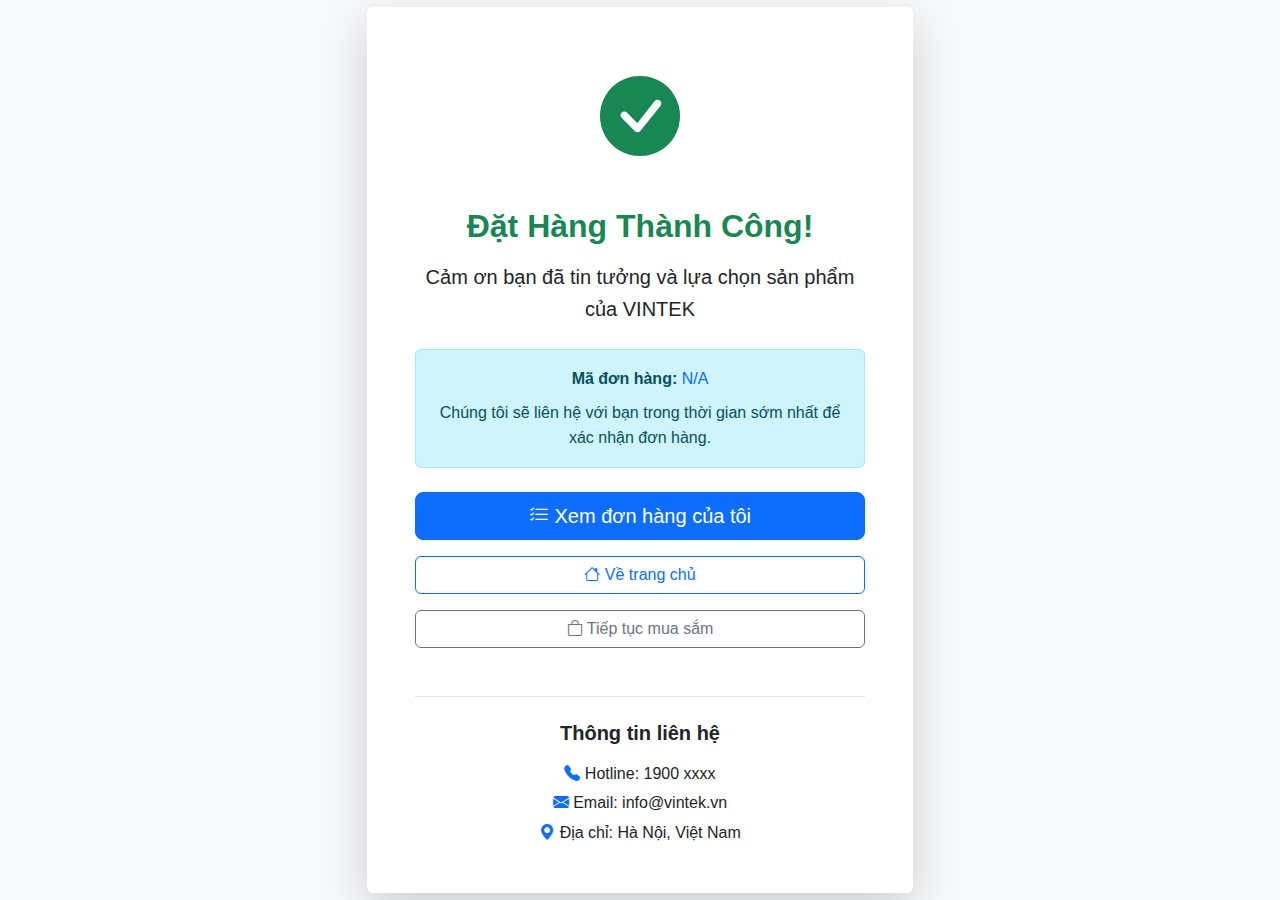
<file: thank-you.html>
<!DOCTYPE html>
<html lang="vi">
<head>
    <meta charset="UTF-8">
    <meta name="viewport" content="width=device-width, initial-scale=1.0">
    <title>Cảm ơn - VINTEK</title>
    <link href="https://cdn.jsdelivr.net/npm/bootstrap@5.3.0/dist/css/bootstrap.min.css" rel="stylesheet">
    <link rel="stylesheet" href="https://cdn.jsdelivr.net/npm/bootstrap-icons@1.11.0/font/bootstrap-icons.css">
    <link rel="stylesheet" href="css/style.css">
</head>
<body class="bg-light">
    <div class="container">
        <div class="row justify-content-center align-items-center min-vh-100">
            <div class="col-md-6">
                <div class="card shadow-lg border-0">
                    <div class="card-body text-center p-5">
                        <div class="mb-4">
                            <i class="bi bi-check-circle-fill text-success" style="font-size: 80px;"></i>
                        </div>
                        
                        <h2 class="fw-bold text-success mb-3">Đặt Hàng Thành Công!</h2>
                        <p class="lead mb-4">Cảm ơn bạn đã tin tưởng và lựa chọn sản phẩm của VINTEK</p>
                        
                        <div class="alert alert-info mb-4">
                            <p class="mb-2"><strong>Mã đơn hàng:</strong> <span id="orderId" class="text-primary"></span></p>
                            <p class="mb-0">Chúng tôi sẽ liên hệ với bạn trong thời gian sớm nhất để xác nhận đơn hàng.</p>
                        </div>
                        
                        <div class="d-grid gap-3">
                            <a href="orders.html" class="btn btn-primary btn-lg">
                                <i class="bi bi-list-check"></i> Xem đơn hàng của tôi
                            </a>
                            <a href="home.html" class="btn btn-outline-primary">
                                <i class="bi bi-house"></i> Về trang chủ
                            </a>
                            <a href="products.html" class="btn btn-outline-secondary">
                                <i class="bi bi-bag"></i> Tiếp tục mua sắm
                            </a>
                        </div>
                        
                        <div class="mt-5 pt-4 border-top">
                            <h5 class="fw-bold mb-3">Thông tin liên hệ</h5>
                            <p class="mb-1"><i class="bi bi-telephone-fill text-primary"></i> Hotline: 1900 xxxx</p>
                            <p class="mb-1"><i class="bi bi-envelope-fill text-primary"></i> Email: info@vintek.vn</p>
                            <p class="mb-0"><i class="bi bi-geo-alt-fill text-primary"></i> Địa chỉ: Hà Nội, Việt Nam</p>
                        </div>
                    </div>
                </div>
            </div>
        </div>
    </div>

    <script src="https://cdn.jsdelivr.net/npm/bootstrap@5.3.0/dist/js/bootstrap.bundle.min.js"></script>
    <script>
        document.addEventListener('DOMContentLoaded', function() {
            const orderId = localStorage.getItem('lastOrderId');
            if (orderId) {
                document.getElementById('orderId').textContent = orderId;
                localStorage.removeItem('lastOrderId');
            } else {
                document.getElementById('orderId').textContent = 'N/A';
            }
        });
    </script>
</body>
</html>
</file>
<file: css/style.css>
/* Global Styles */
:root {
    --primary-color: #0066cc;
    --secondary-color: #ff6b35;
    --success-color: #28a745;
    --danger-color: #dc3545;
    --dark-color: #333;
    --light-bg: #f8f9fa;
}

* {
    margin: 0;
    padding: 0;
    box-sizing: border-box;
}

body {
    font-family: 'Segoe UI', Tahoma, Geneva, Verdana, sans-serif;
    color: var(--dark-color);
    line-height: 1.6;
}

/* Navbar */
.navbar {
    box-shadow: 0 2px 10px rgba(0,0,0,0.1);
}

.navbar-brand {
    font-size: 1.8rem;
    font-weight: bold;
}

.cart-badge {
    position: absolute;
    top: -8px;
    right: -8px;
    background: var(--danger-color);
    color: white;
    border-radius: 50%;
    padding: 2px 6px;
    font-size: 0.75rem;
    font-weight: bold;
}

/* Hero Section */
.hero-section {
    background: linear-gradient(135deg, #667eea 0%, #764ba2 100%);
    color: white;
    padding: 100px 0;
    text-align: center;
}

.hero-section h1 {
    font-size: 3.5rem;
    font-weight: bold;
    margin-bottom: 1rem;
}

/* Feature Cards */
.feature-card {
    transition: transform 0.3s ease, box-shadow 0.3s ease;
    border: none;
    border-radius: 15px;
    overflow: hidden;
}

.feature-card:hover {
    transform: translateY(-10px);
    box-shadow: 0 15px 30px rgba(0,0,0,0.2);
}

.feature-icon {
    font-size: 3rem;
    color: var(--primary-color);
    margin-bottom: 1rem;
}

/* Product Cards */
.product-card {
    transition: transform 0.3s ease, box-shadow 0.3s ease;
    border: 1px solid #e0e0e0;
    border-radius: 12px;
    overflow: hidden;
    height: 100%;
}

.product-card:hover {
    transform: translateY(-5px);
    box-shadow: 0 10px 25px rgba(0,0,0,0.15);
}

.product-image {
    width: 100%;
    height: 250px;
    object-fit: cover;
}

.product-badge {
    position: absolute;
    top: 10px;
    right: 10px;
    background: var(--danger-color);
    color: white;
    padding: 5px 12px;
    border-radius: 20px;
    font-size: 0.85rem;
    font-weight: bold;
}

.price-old {
    text-decoration: line-through;
    color: #999;
}

.price-new {
    color: var(--danger-color);
    font-size: 1.5rem;
    font-weight: bold;
}

/* Cart Table */
.cart-item-img {
    width: 80px;
    height: 80px;
    object-fit: cover;
    border-radius: 8px;
}

.quantity-control {
    display: flex;
    align-items: center;
    gap: 10px;
}

.quantity-control button {
    width: 35px;
    height: 35px;
    border-radius: 50%;
    border: none;
    background: var(--primary-color);
    color: white;
    font-weight: bold;
}

.quantity-control input {
    width: 60px;
    text-align: center;
    border: 1px solid #ddd;
    border-radius: 5px;
}

/* Checkout Page */
.order-summary {
    background: #f8f9fa;
    border-radius: 12px;
    padding: 20px;
    position: sticky;
    top: 20px;
}

.summary-item {
    display: flex;
    justify-content: space-between;
    padding: 10px 0;
    border-bottom: 1px solid #dee2e6;
}

.summary-total {
    font-size: 1.5rem;
    font-weight: bold;
    color: var(--primary-color);
}

.qr-code-box {
    background: white;
    padding: 20px;
    border-radius: 12px;
    text-align: center;
    border: 2px solid var(--primary-color);
}

.qr-code-box img {
    max-width: 250px;
    margin: 20px auto;
}

/* Filter Buttons */
.filter-btn {
    margin: 5px;
    padding: 10px 25px;
    border-radius: 25px;
    border: 2px solid var(--primary-color);
    background: white;
    color: var(--primary-color);
    transition: all 0.3s ease;
}

.filter-btn:hover, .filter-btn.active {
    background: var(--primary-color);
    color: white;
}

/* Admin Panel */
.admin-sidebar {
    background: #2c3e50;
    min-height: 100vh;
    color: white;
}

.admin-menu-item {
    padding: 15px 20px;
    cursor: pointer;
    transition: background 0.3s ease;
    border-left: 4px solid transparent;
}

.admin-menu-item:hover, .admin-menu-item.active {
    background: #34495e;
    border-left-color: var(--primary-color);
}

.status-badge {
    padding: 5px 12px;
    border-radius: 20px;
    font-size: 0.85rem;
    font-weight: 600;
}

.status-new { background: #e3f2fd; color: #1976d2; }
.status-processing { background: #fff3e0; color: #f57c00; }
.status-completed { background: #e8f5e9; color: #388e3c; }
.status-cancelled { background: #ffebee; color: #d32f2f; }

/* News Cards */
.news-card {
    border: none;
    border-radius: 12px;
    overflow: hidden;
    transition: transform 0.3s ease;
}

.news-card:hover {
    transform: translateY(-5px);
    box-shadow: 0 10px 25px rgba(0,0,0,0.15);
}

.news-thumbnail {
    width: 100%;
    height: 200px;
    object-fit: cover;
}

/* Footer */
.footer {
    background: #2c3e50;
    color: white;
    padding: 40px 0 20px;
    margin-top: 60px;
}

.footer h5 {
    color: var(--secondary-color);
    margin-bottom: 20px;
}

.footer a {
    color: #bdc3c7;
    text-decoration: none;
    transition: color 0.3s ease;
}

.footer a:hover {
    color: white;
}

/* Responsive */
@media (max-width: 768px) {
    .hero-section h1 {
        font-size: 2rem;
    }
    
    .product-image {
        height: 200px;
    }
    
    .admin-sidebar {
        min-height: auto;
    }
}

/* Product Detail Content Formatting */
#productUsage,
#productMixRatio,
#productCoverage {
    white-space: pre-wrap;
    word-wrap: break-word;
    line-height: 1.8;
}

.tab-content p,
.tab-content div {
    margin-bottom: 1rem;
}

/* Animations */
@keyframes fadeIn {
    from { opacity: 0; transform: translateY(20px); }
    to { opacity: 1; transform: translateY(0); }
}

.fade-in {
    animation: fadeIn 0.5s ease;
}

/* Loading Spinner */
.spinner-wrapper {
    display: flex;
    justify-content: center;
    align-items: center;
    min-height: 200px;
}

/* Button Styles */
.btn-custom-primary {
    background: linear-gradient(135deg, #667eea 0%, #764ba2 100%);
    border: none;
    color: white;
    padding: 12px 30px;
    border-radius: 25px;
    font-weight: 600;
    transition: transform 0.3s ease;
}

.btn-custom-primary:hover {
    transform: scale(1.05);
    color: white;
}
</file>
